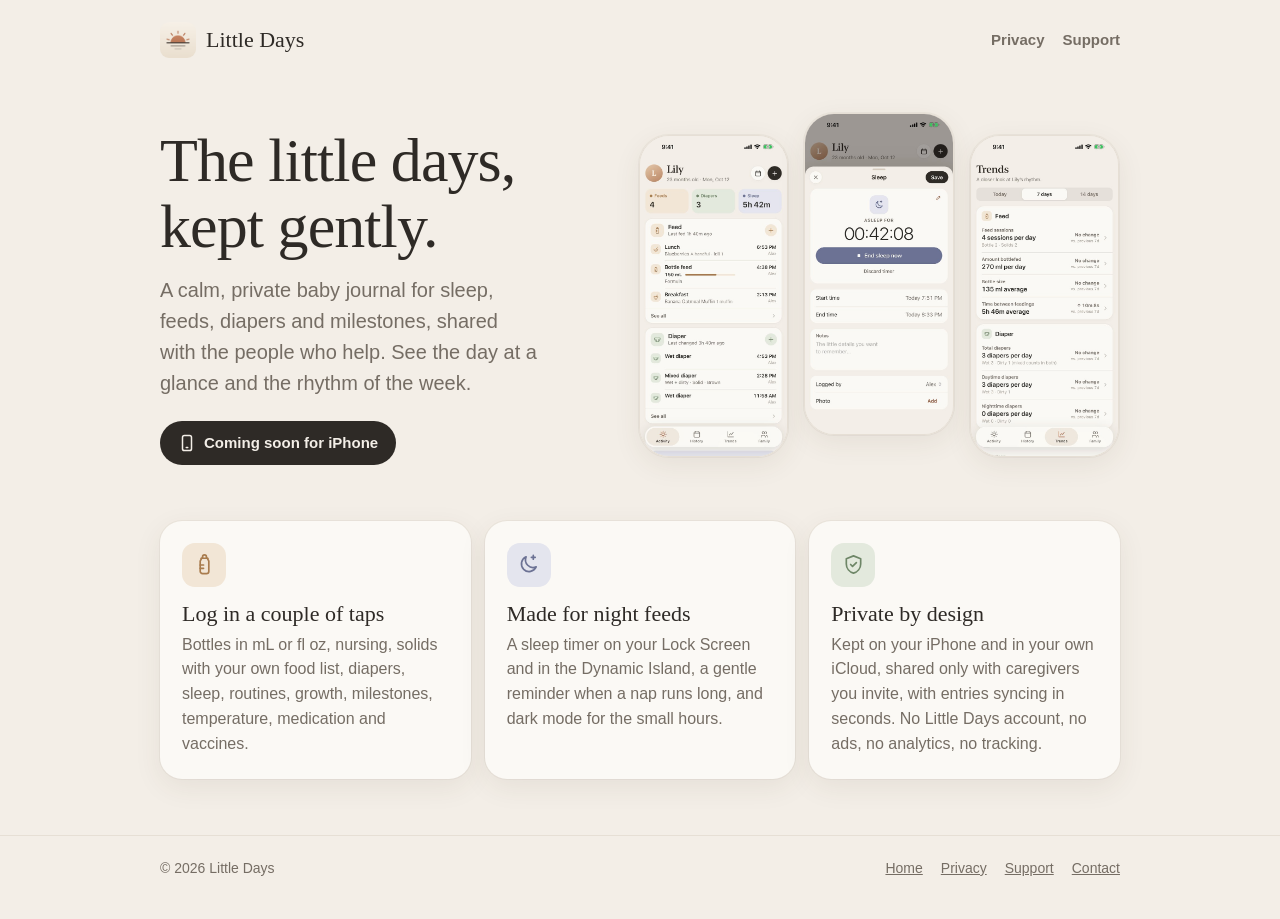
<file: index.html>
<!doctype html>
<html lang="en">
<head>
  <meta charset="utf-8"><meta name="viewport" content="width=device-width,initial-scale=1">
  <title>Little Days · A calm, private baby journal</title>
  <meta name="description" content="Little Days is a calm, private baby journal for iPhone: sleep, feeds, diapers, growth and milestones, kept on your device.">
  <meta property="og:title" content="Little Days · A calm, private baby journal"><meta property="og:description" content="Little Days is a calm, private baby journal for iPhone: sleep, feeds, diapers, growth and milestones, kept on your device."><meta property="og:image" content="https://little-days.github.io/images/today.jpg">
  <link rel="icon" href="icon.svg" type="image/svg+xml"><link rel="apple-touch-icon" href="apple-touch-icon.png"><link rel="stylesheet" href="styles.css">
</head>
<body>
  <header class="wrap site-header"><a class="brand" href="./"><img src="apple-touch-icon.png" alt="">Little Days</a><nav><a href="privacy.html">Privacy</a><a href="support.html">Support</a></nav></header>
  <main class="wrap">
    <section class="hero">
      <div>
        <h1>The little days, kept gently.</h1>
        <p>A calm, private baby journal for sleep, feeds, diapers and milestones, shared with the people who help. See the day at a glance and the rhythm of the week.</p>
        <span class="pill"><svg viewBox="0 0 24 24" aria-hidden="true"><rect x="6" y="2" width="12" height="20" rx="2.5" fill="none" stroke="currentColor" stroke-width="2"/><path d="M11 18h2" stroke="currentColor" stroke-width="2" stroke-linecap="round"/></svg>Coming soon for iPhone</span>
      </div>
      <div class="shots"><img src="images/today.jpg" alt="Today screen with feed, diaper and sleep summaries" width="270" height="587"><img src="images/sleep.jpg" alt="Sleep timer running" width="270" height="587"><img src="images/trends.jpg" alt="Trends over seven days" width="270" height="587"></div>
    </section>
    <section class="features"><article class="feature"><div class="tile" style="background:var(--feed-t);color:var(--feed)"><svg viewBox="0 0 24 24" aria-hidden="true"><path d="M10 5.5V4a2 2 0 0 1 4 0v1.5M8.5 5.5h7"/><path d="M9 5.5 7.5 8.5V19a2.5 2.5 0 0 0 2.5 2.5h4a2.5 2.5 0 0 0 2.5-2.5V8.5L15 5.5"/><path d="M7.5 12.5H11M7.5 16H11"/></svg></div><h2>Log in a couple of taps</h2><p>Bottles in mL or fl oz, nursing, solids with your own food list, diapers, sleep, routines, growth, milestones, temperature, medication and vaccines.</p></article><article class="feature"><div class="tile" style="background:var(--sleep-t);color:var(--sleep)"><svg viewBox="0 0 24 24" aria-hidden="true"><path d="M20 14.5A8 8 0 0 1 9.5 4a8 8 0 1 0 10.5 10.5Z"/><path d="M17 2.5v4M15 4.5h4"/></svg></div><h2>Made for night feeds</h2><p>A sleep timer on your Lock Screen and in the Dynamic Island, a gentle reminder when a nap runs long, and dark mode for the small hours.</p></article><article class="feature"><div class="tile" style="background:var(--diaper-t);color:var(--diaper)"><svg viewBox="0 0 24 24" aria-hidden="true"><path d="M12 3 4.5 6v5.5c0 4.6 3.2 8.4 7.5 9.5 4.3-1.1 7.5-4.9 7.5-9.5V6Z"/><path d="m9 12 2 2 4-4"/></svg></div><h2>Private by design</h2><p>Kept on your iPhone and in your own iCloud, shared only with caregivers you invite, with entries syncing in seconds. No Little Days account, no ads, no analytics, no tracking.</p></article></section>
  </main>
  <footer class="site-footer"><div class="wrap"><span>© 2026 Little Days</span><nav><a href="./">Home</a><a href="privacy.html">Privacy</a><a href="support.html">Support</a><a href="mailto:littledays@proton.me">Contact</a></nav></div></footer>
</body>
</html>
</file>
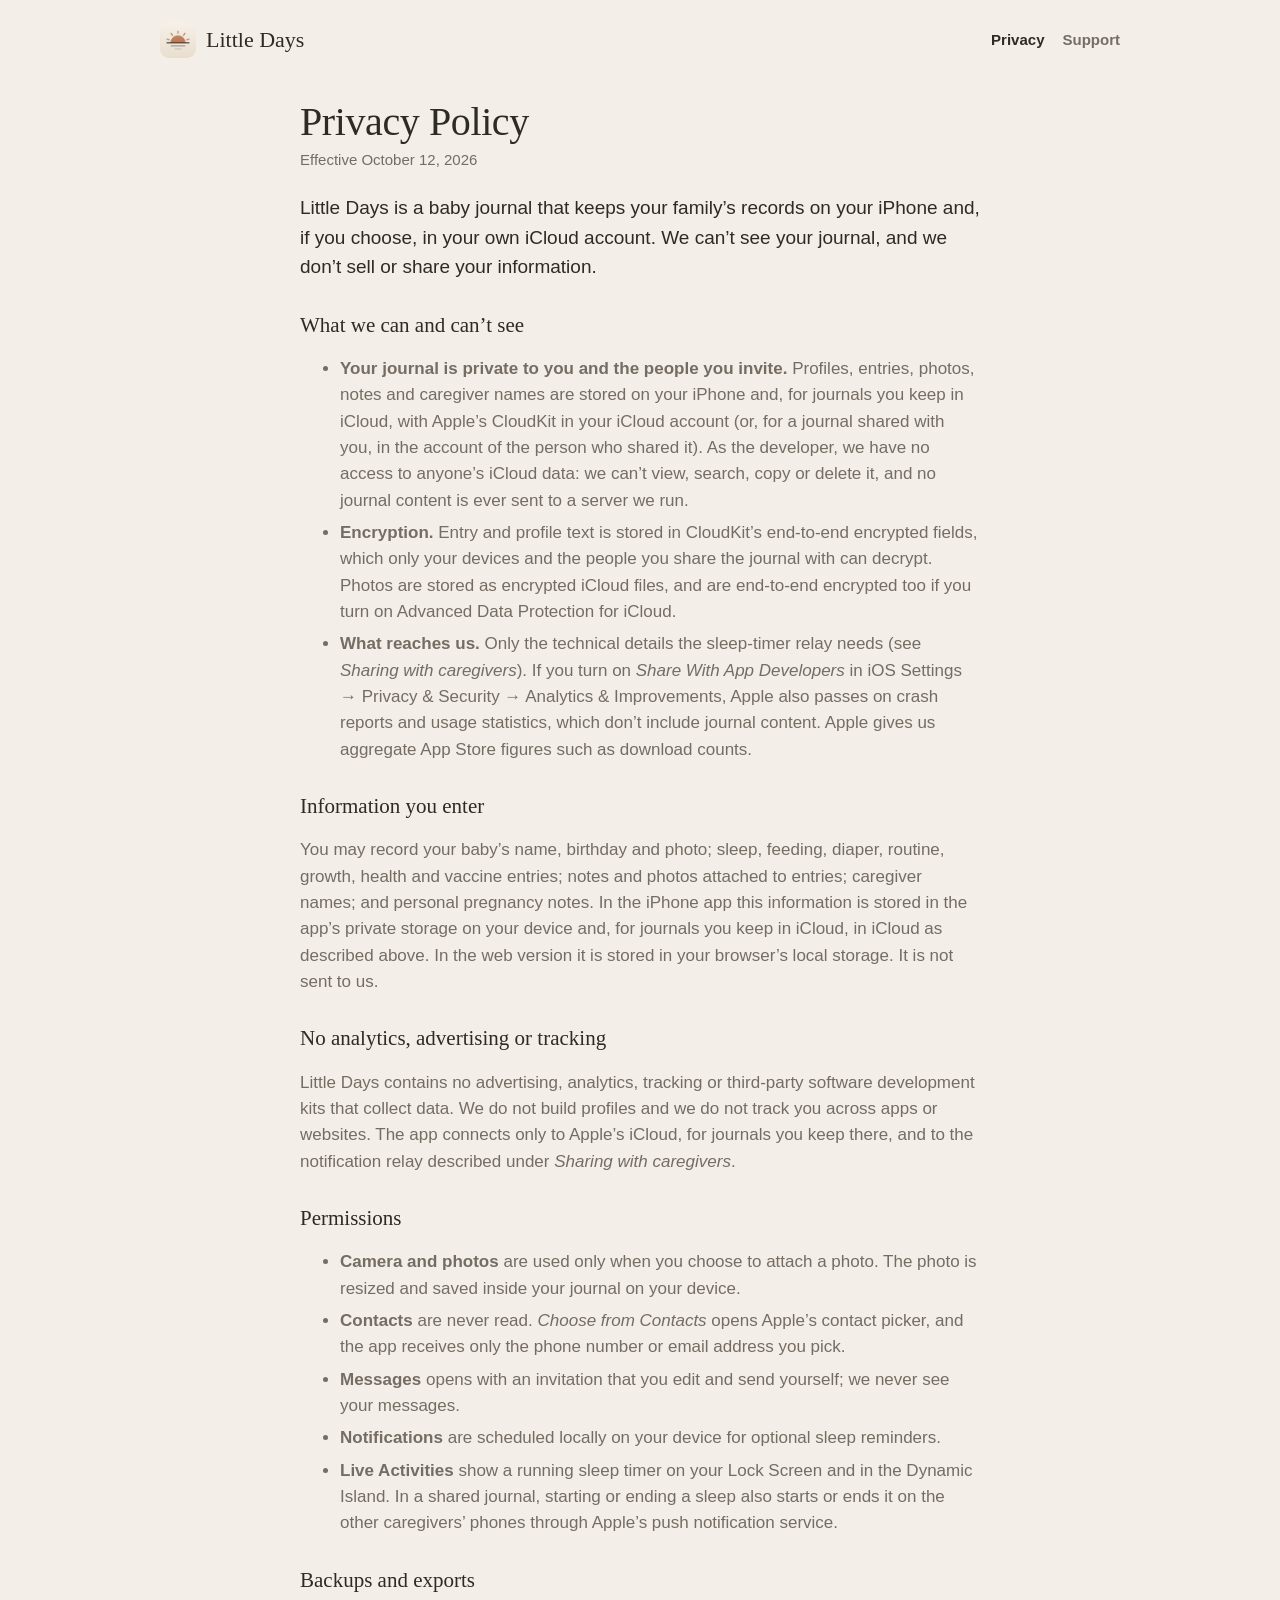
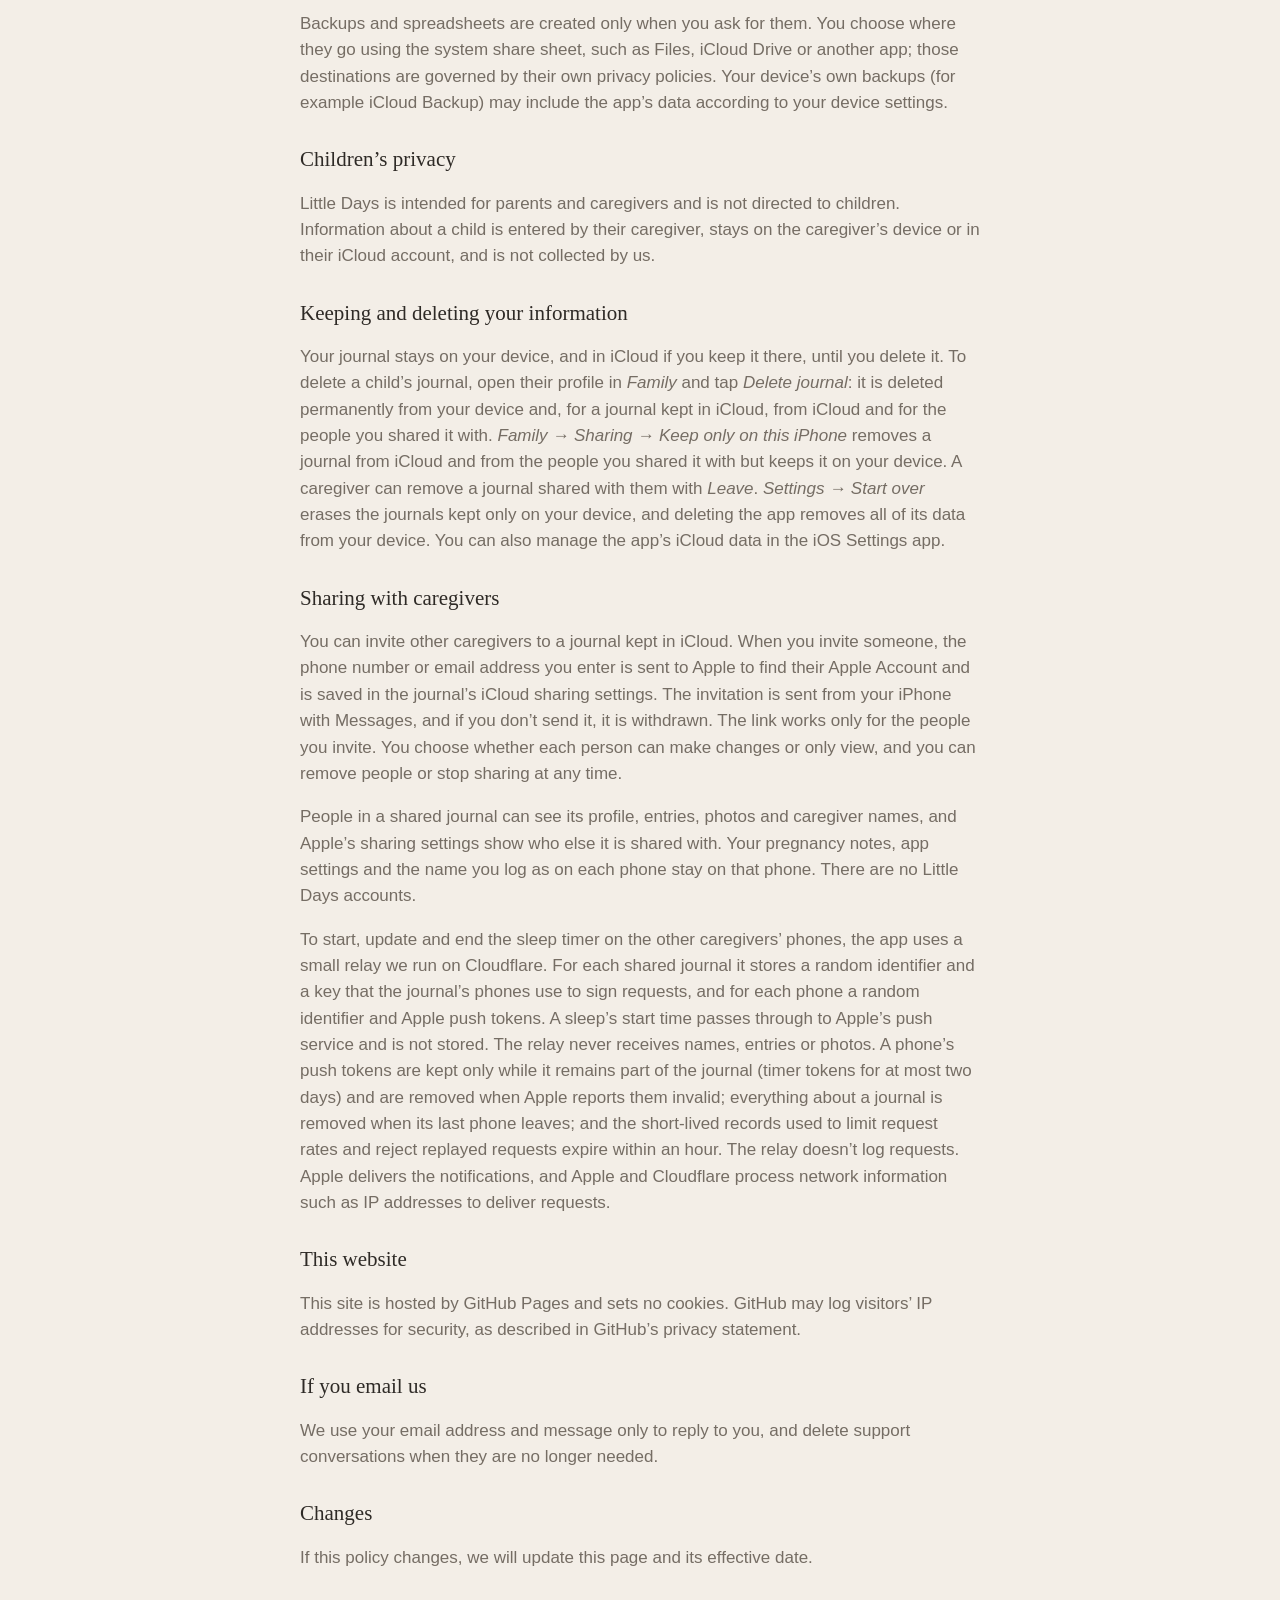
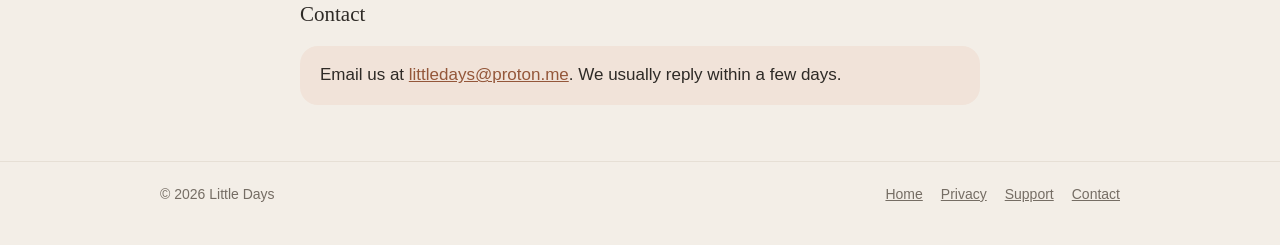
<file: privacy.html>
<!doctype html>
<html lang="en">
<head>
  <meta charset="utf-8"><meta name="viewport" content="width=device-width,initial-scale=1">
  <title>Privacy Policy · Little Days</title>
  <meta name="description" content="How Little Days handles your family’s information: it stays on your devices and in your own iCloud, where we can’t see it.">
  <meta property="og:title" content="Privacy Policy · Little Days"><meta property="og:description" content="How Little Days handles your family’s information: it stays on your devices and in your own iCloud, where we can’t see it."><meta property="og:image" content="https://little-days.github.io/images/today.jpg">
  <link rel="icon" href="icon.svg" type="image/svg+xml"><link rel="apple-touch-icon" href="apple-touch-icon.png"><link rel="stylesheet" href="styles.css">
</head>
<body>
  <header class="wrap site-header"><a class="brand" href="./"><img src="apple-touch-icon.png" alt="">Little Days</a><nav><a href="privacy.html" aria-current="page">Privacy</a><a href="support.html">Support</a></nav></header>
  <main class="wrap narrow doc">
    <h1>Privacy Policy</h1>
    <p class="meta">Effective October 12, 2026</p>
    <p class="lead">Little Days is a baby journal that keeps your family’s records on your iPhone and, if you choose, in your own iCloud account. We can’t see your journal, and we don’t sell or share your information.</p>
    <h2>What we can and can’t see</h2>
    <ul>
      <li><strong>Your journal is private to you and the people you invite.</strong> Profiles, entries, photos, notes and caregiver names are stored on your iPhone and, for journals you keep in iCloud, with Apple’s CloudKit in your iCloud account (or, for a journal shared with you, in the account of the person who shared it). As the developer, we have no access to anyone’s iCloud data: we can’t view, search, copy or delete it, and no journal content is ever sent to a server we run.</li>
      <li><strong>Encryption.</strong> Entry and profile text is stored in CloudKit’s end-to-end encrypted fields, which only your devices and the people you share the journal with can decrypt. Photos are stored as encrypted iCloud files, and are end-to-end encrypted too if you turn on Advanced Data Protection for iCloud.</li>
      <li><strong>What reaches us.</strong> Only the technical details the sleep-timer relay needs (see <em>Sharing with caregivers</em>). If you turn on <em>Share With App Developers</em> in iOS Settings → Privacy &amp; Security → Analytics &amp; Improvements, Apple also passes on crash reports and usage statistics, which don’t include journal content. Apple gives us aggregate App Store figures such as download counts.</li>
    </ul>
    <h2>Information you enter</h2>
    <p>You may record your baby’s name, birthday and photo; sleep, feeding, diaper, routine, growth, health and vaccine entries; notes and photos attached to entries; caregiver names; and personal pregnancy notes. In the iPhone app this information is stored in the app’s private storage on your device and, for journals you keep in iCloud, in iCloud as described above. In the web version it is stored in your browser’s local storage. It is not sent to us.</p>
    <h2>No analytics, advertising or tracking</h2>
    <p>Little Days contains no advertising, analytics, tracking or third-party software development kits that collect data. We do not build profiles and we do not track you across apps or websites. The app connects only to Apple’s iCloud, for journals you keep there, and to the notification relay described under <em>Sharing with caregivers</em>.</p>
    <h2>Permissions</h2>
    <ul>
      <li><strong>Camera and photos</strong> are used only when you choose to attach a photo. The photo is resized and saved inside your journal on your device.</li>
      <li><strong>Contacts</strong> are never read. <em>Choose from Contacts</em> opens Apple’s contact picker, and the app receives only the phone number or email address you pick.</li>
      <li><strong>Messages</strong> opens with an invitation that you edit and send yourself; we never see your messages.</li>
      <li><strong>Notifications</strong> are scheduled locally on your device for optional sleep reminders.</li>
      <li><strong>Live Activities</strong> show a running sleep timer on your Lock Screen and in the Dynamic Island. In a shared journal, starting or ending a sleep also starts or ends it on the other caregivers’ phones through Apple’s push notification service.</li>
    </ul>
    <h2>Backups and exports</h2>
    <p>Backups and spreadsheets are created only when you ask for them. You choose where they go using the system share sheet, such as Files, iCloud Drive or another app; those destinations are governed by their own privacy policies. Your device’s own backups (for example iCloud Backup) may include the app’s data according to your device settings.</p>
    <h2>Children’s privacy</h2>
    <p>Little Days is intended for parents and caregivers and is not directed to children. Information about a child is entered by their caregiver, stays on the caregiver’s device or in their iCloud account, and is not collected by us.</p>
    <h2>Keeping and deleting your information</h2>
    <p>Your journal stays on your device, and in iCloud if you keep it there, until you delete it. To delete a child’s journal, open their profile in <em>Family</em> and tap <em>Delete journal</em>: it is deleted permanently from your device and, for a journal kept in iCloud, from iCloud and for the people you shared it with. <em>Family → Sharing → Keep only on this iPhone</em> removes a journal from iCloud and from the people you shared it with but keeps it on your device. A caregiver can remove a journal shared with them with <em>Leave</em>. <em>Settings → Start over</em> erases the journals kept only on your device, and deleting the app removes all of its data from your device. You can also manage the app’s iCloud data in the iOS Settings app.</p>
    <h2>Sharing with caregivers</h2>
    <p>You can invite other caregivers to a journal kept in iCloud. When you invite someone, the phone number or email address you enter is sent to Apple to find their Apple Account and is saved in the journal’s iCloud sharing settings. The invitation is sent from your iPhone with Messages, and if you don’t send it, it is withdrawn. The link works only for the people you invite. You choose whether each person can make changes or only view, and you can remove people or stop sharing at any time.</p>
    <p>People in a shared journal can see its profile, entries, photos and caregiver names, and Apple’s sharing settings show who else it is shared with. Your pregnancy notes, app settings and the name you log as on each phone stay on that phone. There are no Little Days accounts.</p>
    <p>To start, update and end the sleep timer on the other caregivers’ phones, the app uses a small relay we run on Cloudflare. For each shared journal it stores a random identifier and a key that the journal’s phones use to sign requests, and for each phone a random identifier and Apple push tokens. A sleep’s start time passes through to Apple’s push service and is not stored. The relay never receives names, entries or photos. A phone’s push tokens are kept only while it remains part of the journal (timer tokens for at most two days) and are removed when Apple reports them invalid; everything about a journal is removed when its last phone leaves; and the short-lived records used to limit request rates and reject replayed requests expire within an hour. The relay doesn’t log requests. Apple delivers the notifications, and Apple and Cloudflare process network information such as IP addresses to deliver requests.</p>
    <h2>This website</h2>
    <p>This site is hosted by GitHub Pages and sets no cookies. GitHub may log visitors’ IP addresses for security, as described in GitHub’s privacy statement.</p>
    <h2>If you email us</h2>
    <p>We use your email address and message only to reply to you, and delete support conversations when they are no longer needed.</p>
    <h2>Changes</h2>
    <p>If this policy changes, we will update this page and its effective date.</p>
    <h2>Contact</h2>
    <div class="contact"><p>Email us at <a href="mailto:littledays@proton.me">littledays@proton.me</a>. We usually reply within a few days.</p></div>
  </main>
  <footer class="site-footer"><div class="wrap"><span>© 2026 Little Days</span><nav><a href="./">Home</a><a href="privacy.html">Privacy</a><a href="support.html">Support</a><a href="mailto:littledays@proton.me">Contact</a></nav></div></footer>
</body>
</html>
</file>
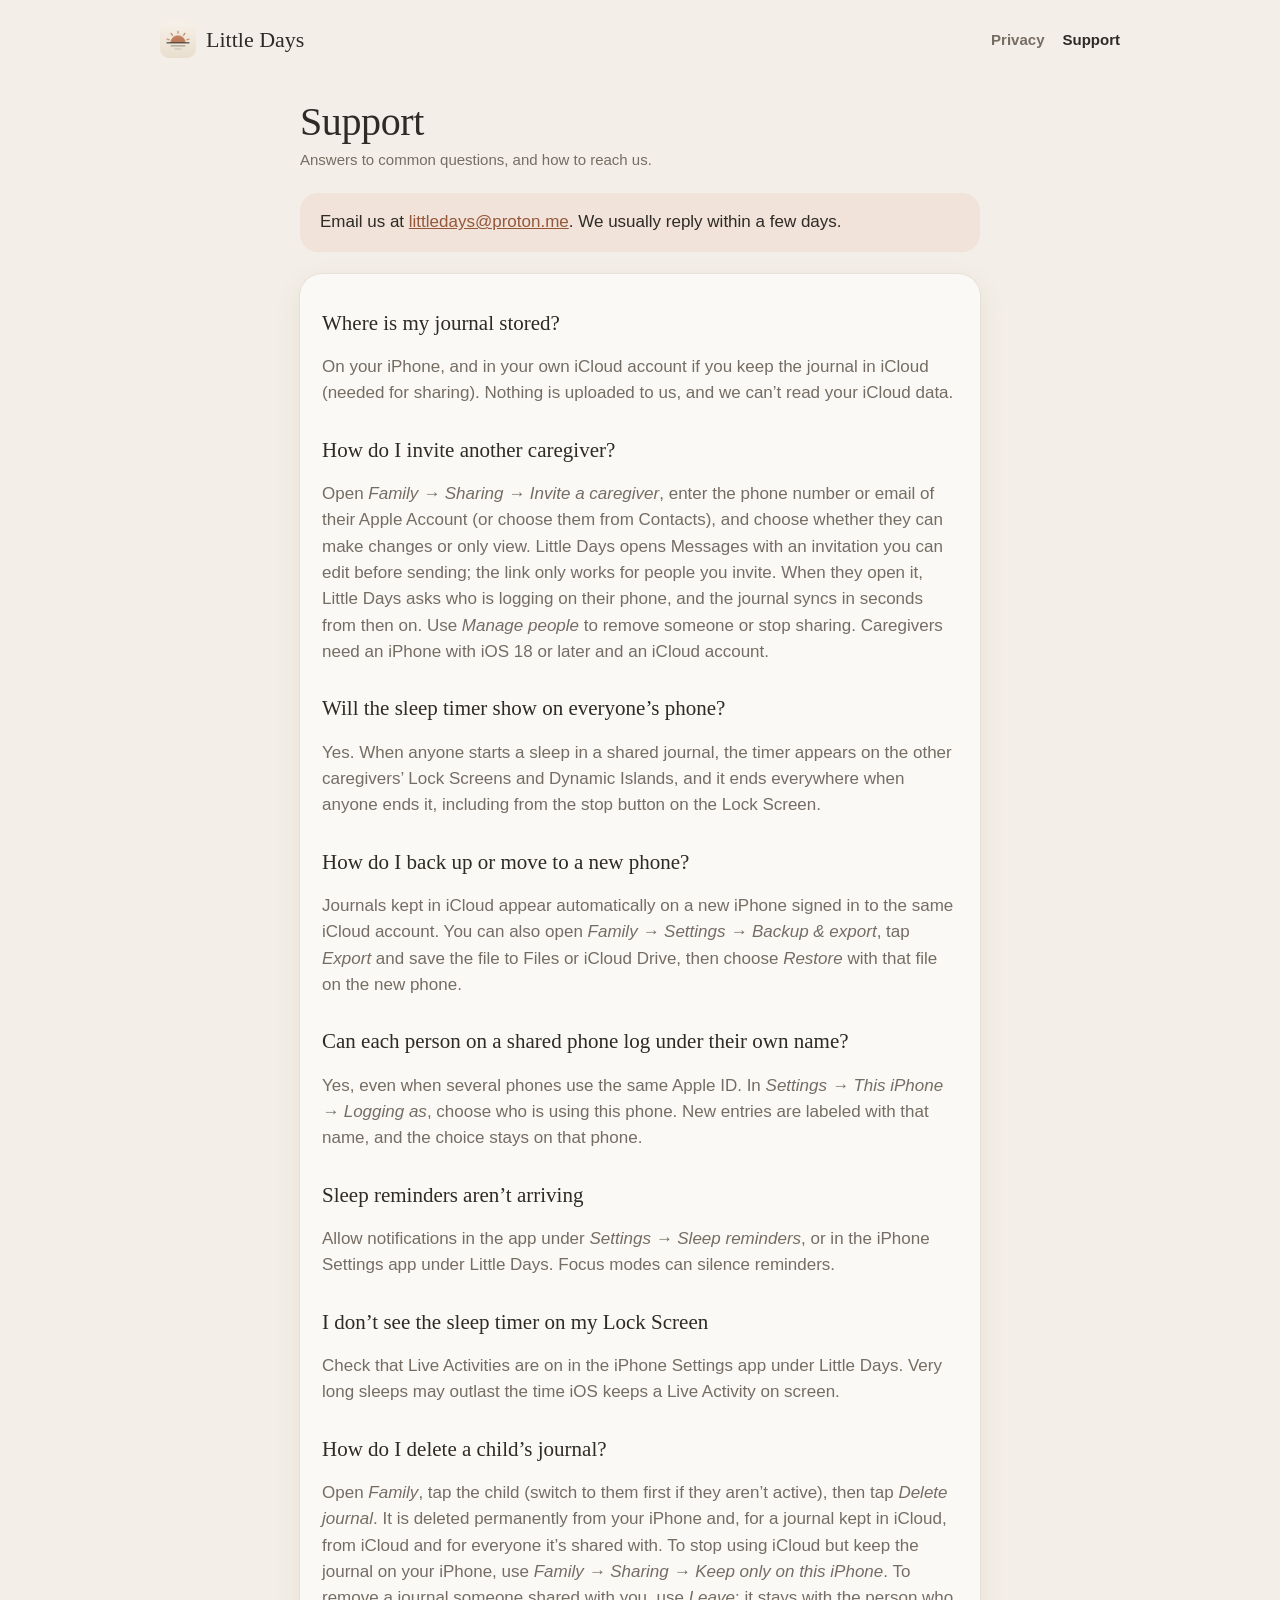
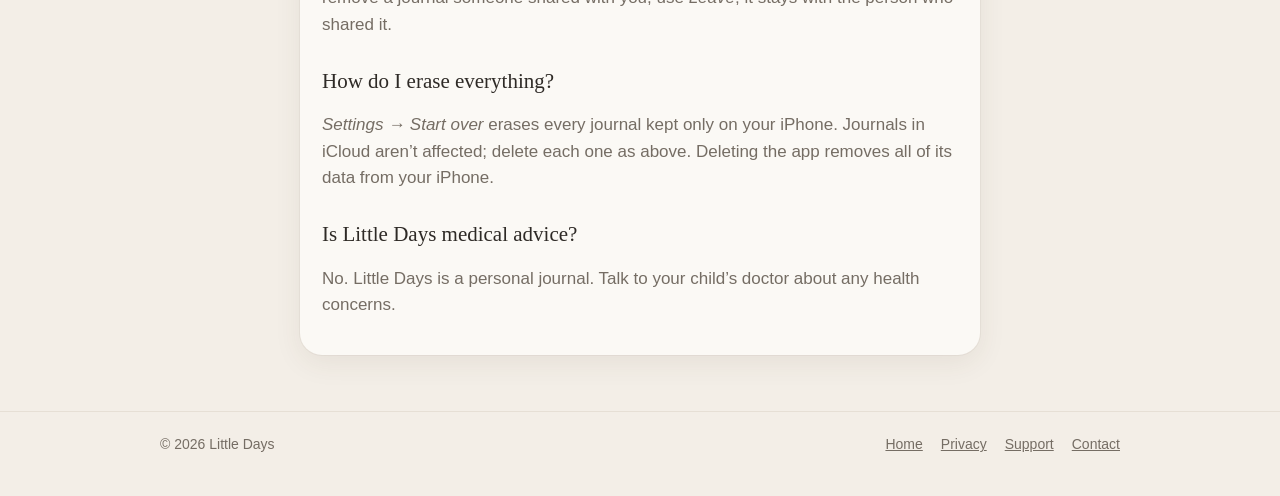
<file: support.html>
<!doctype html>
<html lang="en">
<head>
  <meta charset="utf-8"><meta name="viewport" content="width=device-width,initial-scale=1">
  <title>Support · Little Days</title>
  <meta name="description" content="Help with Little Days: backups, reminders, the Lock Screen sleep timer and more.">
  <meta property="og:title" content="Support · Little Days"><meta property="og:description" content="Help with Little Days: backups, reminders, the Lock Screen sleep timer and more."><meta property="og:image" content="https://little-days.github.io/images/today.jpg">
  <link rel="icon" href="icon.svg" type="image/svg+xml"><link rel="apple-touch-icon" href="apple-touch-icon.png"><link rel="stylesheet" href="styles.css">
</head>
<body>
  <header class="wrap site-header"><a class="brand" href="./"><img src="apple-touch-icon.png" alt="">Little Days</a><nav><a href="privacy.html">Privacy</a><a href="support.html" aria-current="page">Support</a></nav></header>
  <main class="wrap narrow doc">
    <h1>Support</h1>
    <p class="meta">Answers to common questions, and how to reach us.</p>
    <div class="contact"><p>Email us at <a href="mailto:littledays@proton.me">littledays@proton.me</a>. We usually reply within a few days.</p></div>
    <div class="card"><h2>Where is my journal stored?</h2><p>On your iPhone, and in your own iCloud account if you keep the journal in iCloud (needed for sharing). Nothing is uploaded to us, and we can’t read your iCloud data.</p><h2>How do I invite another caregiver?</h2><p>Open <em>Family → Sharing → Invite a caregiver</em>, enter the phone number or email of their Apple Account (or choose them from Contacts), and choose whether they can make changes or only view. Little Days opens Messages with an invitation you can edit before sending; the link only works for people you invite. When they open it, Little Days asks who is logging on their phone, and the journal syncs in seconds from then on. Use <em>Manage people</em> to remove someone or stop sharing. Caregivers need an iPhone with iOS 18 or later and an iCloud account.</p><h2>Will the sleep timer show on everyone’s phone?</h2><p>Yes. When anyone starts a sleep in a shared journal, the timer appears on the other caregivers’ Lock Screens and Dynamic Islands, and it ends everywhere when anyone ends it, including from the stop button on the Lock Screen.</p><h2>How do I back up or move to a new phone?</h2><p>Journals kept in iCloud appear automatically on a new iPhone signed in to the same iCloud account. You can also open <em>Family → Settings → Backup &amp; export</em>, tap <em>Export</em> and save the file to Files or iCloud Drive, then choose <em>Restore</em> with that file on the new phone.</p><h2>Can each person on a shared phone log under their own name?</h2><p>Yes, even when several phones use the same Apple ID. In <em>Settings → This iPhone → Logging as</em>, choose who is using this phone. New entries are labeled with that name, and the choice stays on that phone.</p><h2>Sleep reminders aren’t arriving</h2><p>Allow notifications in the app under <em>Settings → Sleep reminders</em>, or in the iPhone Settings app under Little Days. Focus modes can silence reminders.</p><h2>I don’t see the sleep timer on my Lock Screen</h2><p>Check that Live Activities are on in the iPhone Settings app under Little Days. Very long sleeps may outlast the time iOS keeps a Live Activity on screen.</p><h2>How do I delete a child’s journal?</h2><p>Open <em>Family</em>, tap the child (switch to them first if they aren’t active), then tap <em>Delete journal</em>. It is deleted permanently from your iPhone and, for a journal kept in iCloud, from iCloud and for everyone it’s shared with. To stop using iCloud but keep the journal on your iPhone, use <em>Family → Sharing → Keep only on this iPhone</em>. To remove a journal someone shared with you, use <em>Leave</em>; it stays with the person who shared it.</p><h2>How do I erase everything?</h2><p><em>Settings → Start over</em> erases every journal kept only on your iPhone. Journals in iCloud aren’t affected; delete each one as above. Deleting the app removes all of its data from your iPhone.</p><h2>Is Little Days medical advice?</h2><p>No. Little Days is a personal journal. Talk to your child’s doctor about any health concerns.</p></div>
  </main>
  <footer class="site-footer"><div class="wrap"><span>© 2026 Little Days</span><nav><a href="./">Home</a><a href="privacy.html">Privacy</a><a href="support.html">Support</a><a href="mailto:littledays@proton.me">Contact</a></nav></div></footer>
</body>
</html>
</file>
<file: styles.css>
/* Little Days public site. Mirrors the app's tokens (dist/styles.css). */
:root {
  color-scheme: light dark;
  --bg: #f3eee7;
  --surface: #fbf9f5;
  --surface-2: #eee8df;
  --ink: #2e2a26;
  --ink-2: #756d64;
  --line: #e6dfd5;
  --accent-ink: #94573a;
  --accent-soft: #f1e3d9;
  --feed: #a97c4e; --feed-t: #f2e6d6;
  --diaper: #6e8667; --diaper-t: #e3e9dd;
  --sleep: #6c7294; --sleep-t: #e4e5ee;
  --shadow: 0 0 0 1px rgb(80 60 40 / 5%), 0 8px 28px rgb(80 60 40 / 8%);
  --font: -apple-system, BlinkMacSystemFont, "SF Pro Text", "Segoe UI", Roboto, "Helvetica Neue", Arial, sans-serif;
  --font-display: ui-serif, "New York", "Iowan Old Style", "Palatino Linotype", Georgia, serif;
}
@media (prefers-color-scheme: dark) {
  :root {
    --bg: #171513;
    --surface: #221f1c;
    --surface-2: #2d2925;
    --ink: #efe8de;
    --ink-2: #ada397;
    --line: #332e29;
    --accent-ink: #e09c7a;
    --accent-soft: #3a2a21;
    --feed: #d3a574; --feed-t: #3a2f24;
    --diaper: #9bb393; --diaper-t: #2a3128;
    --sleep: #a3a9cc; --sleep-t: #2a2c38;
    --shadow: 0 0 0 1px rgb(255 245 230 / 5%);
  }
}
* { box-sizing: border-box; }
html { -webkit-text-size-adjust: 100%; }
body { margin: 0; background: var(--bg); color: var(--ink); font: 17px/1.55 var(--font); -webkit-font-smoothing: antialiased; }
a { color: var(--accent-ink); }
img { max-width: 100%; }
.wrap { max-width: 1000px; margin: 0 auto; padding: 0 20px; }
.narrow { max-width: 720px; }

.site-header { display: flex; align-items: center; justify-content: space-between; gap: 16px; padding-top: 22px; padding-bottom: 22px; }
.brand { display: flex; align-items: center; gap: 10px; color: var(--ink); font: 500 22px var(--font-display); text-decoration: none; }
.brand img { width: 36px; height: 36px; border-radius: 9px; }
.site-header nav { display: flex; gap: 18px; font-size: 15px; font-weight: 600; }
.site-header nav a { color: var(--ink-2); text-decoration: none; }
.site-header nav a:hover, .site-header nav a[aria-current] { color: var(--ink); }

.hero { display: grid; gap: 40px; align-items: center; padding: 28px 0 56px; }
.hero h1 { margin: 0 0 16px; font: 400 clamp(40px, 6.2vw, 62px)/1.06 var(--font-display); letter-spacing: -.015em; }
.hero p { margin: 0 0 22px; max-width: 34ch; color: var(--ink-2); font-size: 20px; }
.pill { display: inline-flex; align-items: center; gap: 8px; padding: 10px 18px; border-radius: 999px; background: var(--ink); color: var(--bg); font-size: 15px; font-weight: 600; }
.pill svg { width: 18px; height: 18px; }
.shots { display: flex; justify-content: center; gap: 16px; }
.shots img { width: min(31%, 230px); height: auto; border-radius: 30px; box-shadow: var(--shadow); border: 1px solid var(--line); }
.shots img:nth-child(2) { transform: translateY(-22px); }

.features { display: grid; gap: 14px; padding-bottom: 56px; }
.feature { padding: 22px; border-radius: 22px; background: var(--surface); box-shadow: var(--shadow); }
.feature .tile { display: grid; place-items: center; width: 44px; height: 44px; margin-bottom: 14px; border-radius: 13px; }
.feature .tile svg { width: 23px; height: 23px; fill: none; stroke: currentColor; stroke-width: 1.75; stroke-linecap: round; stroke-linejoin: round; }
.feature h2 { margin: 0 0 6px; font: 500 22px var(--font-display); }
.feature p { margin: 0; color: var(--ink-2); font-size: 16px; }

.doc { padding-top: 12px; padding-bottom: 56px; }
.doc h1 { margin: 8px 0 4px; font: 400 40px/1.1 var(--font-display); letter-spacing: -.01em; }
.doc .meta { margin: 0 0 22px; color: var(--ink-2); font-size: 15px; }
.doc .lead { font-size: 19px; color: var(--ink); }
.doc h2 { margin: 30px 0 6px; font: 500 21px/1.3 var(--font-display); }
.doc p, .doc li { color: var(--ink-2); }
.doc li + li { margin-top: 6px; }
.card { margin-top: 22px; padding: 6px 22px 20px; border-radius: 22px; background: var(--surface); box-shadow: var(--shadow); }
.contact { margin-top: 18px; padding: 16px 20px; border-radius: 18px; background: var(--accent-soft); color: var(--ink); }
.contact p { margin: 0; color: var(--ink); }
.contact small { display: block; margin-top: 6px; color: var(--ink-2); font-size: 14px; }

.site-footer { padding: 22px 0 40px; border-top: 1px solid var(--line); color: var(--ink-2); font-size: 14px; }
.site-footer .wrap { display: flex; flex-wrap: wrap; justify-content: space-between; gap: 12px; }
.site-footer nav { display: flex; gap: 18px; }
.site-footer a { color: var(--ink-2); }

@media (min-width: 820px) {
  .hero { grid-template-columns: 1fr 1.1fr; padding-top: 48px; }
  .features { grid-template-columns: repeat(3, 1fr); }
}
@media (max-width: 480px) {
  .site-header nav { gap: 14px; }
  .shots { gap: 10px; }
  .shots img { border-radius: 20px; }
}
</file>
